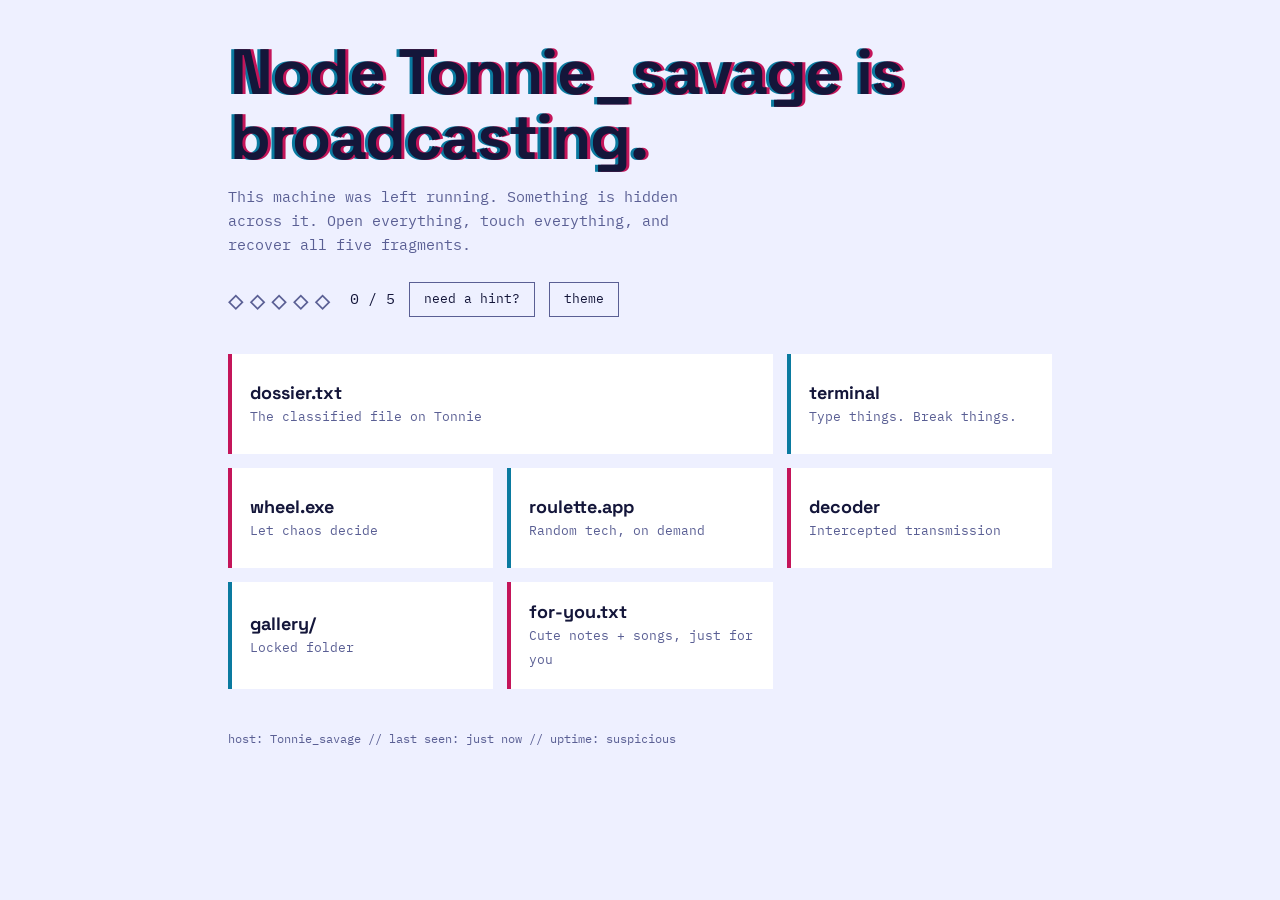
<file: index.html>
<!DOCTYPE html>
<html lang="en">
<head>
  <meta charset="UTF-8">
  <meta http-equiv="refresh" content="0; url=./signal-site/index.html">
  <title>Mystery</title>
</head>
<body>
  <p>Recovering signal...</p>
</body>
</html>
</file>
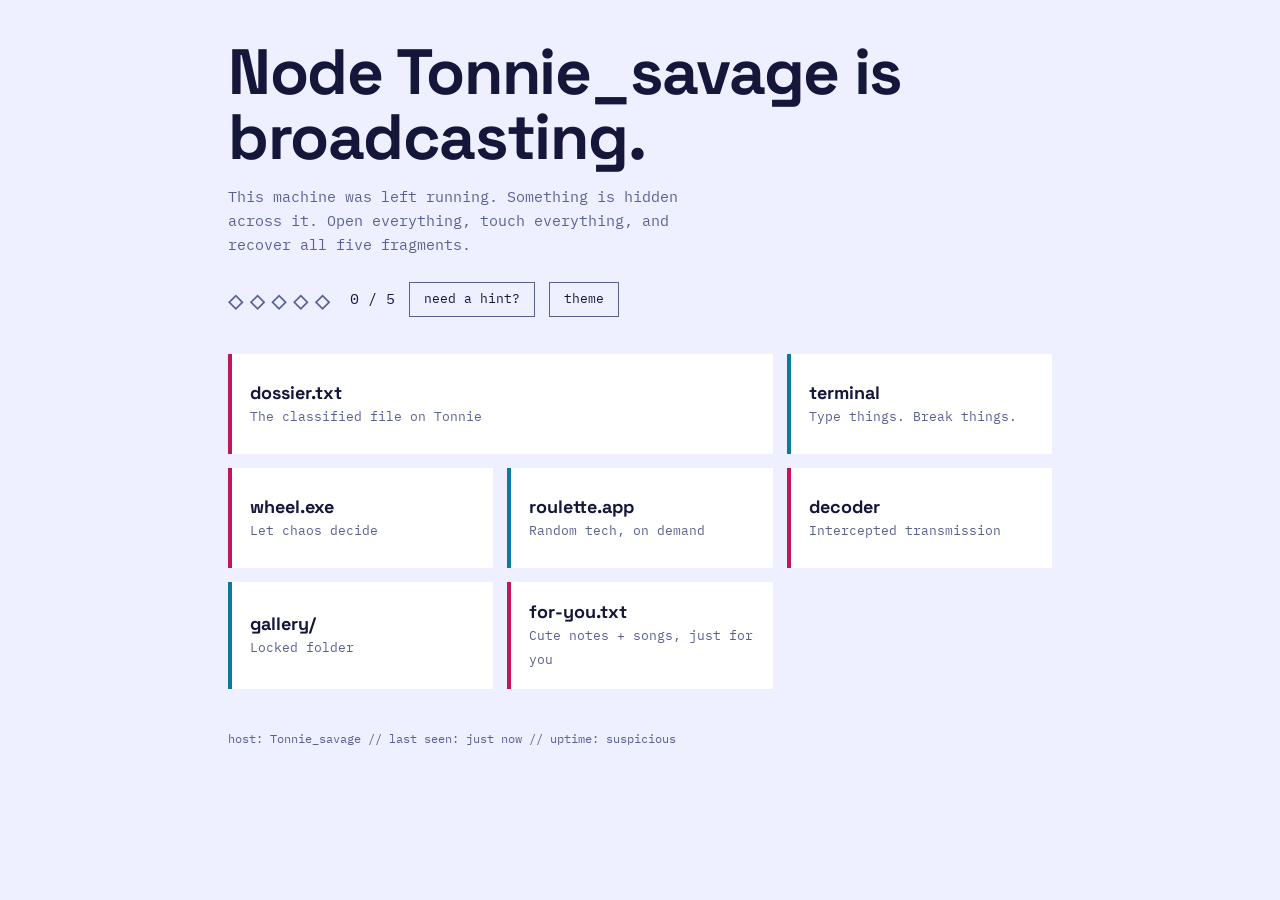
<file: signal-site/index.html>
<!DOCTYPE html>
<html lang="en">
<head>
<meta charset="utf-8">
<meta name="viewport" content="width=device-width, initial-scale=1, viewport-fit=cover">
<title>Signal Recovered</title>
<link href="https://fonts.googleapis.com/css2?family=IBM+Plex+Mono:wght@400;600&family=Space+Grotesk:wght@700&display=swap" rel="stylesheet">
<link rel="stylesheet" href="style.css">
</head>
<body>
<main>
<h1 id="ttl"></h1>
<p class="lead">This machine was left running. Something is hidden across it. Open everything, touch everything, and recover all five fragments.</p>
<div class="trk"><div id="sl" aria-label="Fragments recovered"></div><span id="cnt"></span><button class="btn" id="hint">need a hint?</button><button class="btn" id="th">theme</button></div>
<div class="grid" id="grid"></div>
<footer id="ft"></footer>
</main>
<div id="ov" hidden><div class="win" role="dialog" aria-modal="true"><div class="bar"><span id="wt"></span><button class="btn" id="x">close</button></div><div id="wb"></div></div></div>
<div id="fin" hidden></div>
<div id="toast" hidden></div>

<script src="script.js"></script>
<script src="love.js"></script>
</body>
</html>
</file>
<file: signal-site/style.css>
:root{box-sizing:border-box;padding-top:env(safe-area-inset-top,0px);padding-bottom:env(safe-area-inset-bottom,0px);
--bg:#0e1022;--pn:#171a34;--ink:#e6e6ff;--dim:#8087c0;--hot:#ff4d8d;--cy:#4de1ff}
@media (prefers-color-scheme:light){:root:not([data-theme="dark"]){--bg:#eef0ff;--pn:#fff;--ink:#14163a;--dim:#5a5f94;--hot:#c4155a;--cy:#0a7aa0}}
:root[data-theme="light"]{--bg:#eef0ff;--pn:#fff;--ink:#14163a;--dim:#5a5f94;--hot:#c4155a;--cy:#0a7aa0}
:root[data-theme="dark"]{--bg:#0e1022;--pn:#171a34;--ink:#e6e6ff;--dim:#8087c0;--hot:#ff4d8d;--cy:#4de1ff}
html{scroll-padding-top:env(safe-area-inset-top,0px)}
*,*:before,*:after{box-sizing:inherit}
body{margin:0;background:var(--bg);color:var(--ink);font:15px/1.6 "IBM Plex Mono",monospace}
main{max-width:860px;margin:0 auto;padding:40px 18px 60px}
h1{font:700 clamp(34px,8vw,64px)/1.02 "Space Grotesk",sans-serif;margin:0 0 14px;letter-spacing:-.02em}
h3{font:700 16px "Space Grotesk",sans-serif;margin:22px 0 6px;color:var(--cy)}
p{margin:0 0 10px}
.lead{max-width:56ch;color:var(--dim)}
.trk{display:flex;align-items:center;gap:14px;margin:22px 0 34px;flex-wrap:wrap}
#sl span{font-size:26px;color:var(--dim);margin-right:6px}#sl span.on{color:var(--hot)}
.btn{background:transparent;color:var(--ink);border:1px solid var(--dim);font:inherit;font-size:13px;padding:6px 14px;cursor:pointer}
.btn:hover,.btn:focus-visible{background:var(--ink);color:var(--bg);outline:0}
.grid{display:grid;grid-template-columns:repeat(auto-fit,minmax(210px,1fr));gap:14px}
.tile{background:var(--pn);border:0;border-left:4px solid var(--hot);color:inherit;text-align:left;padding:18px;font:inherit;cursor:pointer;min-height:100px;display:block;width:100%}
.tile:nth-child(even){border-left-color:var(--cy)}
.tile:hover,.tile:focus-visible{outline:2px solid var(--ink);outline-offset:2px}
.tile b{display:block;font:700 18px "Space Grotesk",sans-serif}.tile small{color:var(--dim)}
@media(min-width:640px){.tile:first-child{grid-column:span 2}}
footer{margin-top:40px;color:var(--dim);font-size:12px}
#ov,#fin{position:fixed;inset:0;background:rgba(5,6,16,.82);display:flex;align-items:center;justify-content:center;padding:calc(12px + env(safe-area-inset-top,0px)) 12px calc(12px + env(safe-area-inset-bottom,0px));z-index:5}
[hidden]{display:none!important}
.win{background:var(--pn);width:min(640px,100%);max-height:100%;overflow:auto;border:1px solid var(--dim)}
.bar{display:flex;justify-content:space-between;align-items:center;padding:8px 14px;border-bottom:1px solid var(--dim);position:sticky;top:0;background:var(--pn);font-weight:600}
#wb{padding:16px}
.stamp{border:2px solid var(--hot);color:var(--hot);background:transparent;font:inherit;font-weight:600;padding:2px 10px;transform:rotate(-3deg);cursor:pointer;margin-bottom:12px}
.m{display:grid;grid-template-columns:130px 1fr 44px;gap:8px;align-items:center;font-size:13px;margin:3px 0}
.m i{height:8px;border:1px solid var(--dim);background:linear-gradient(90deg,var(--hot) var(--w),transparent var(--w))}
.m em{font-style:normal;text-align:right}
ul{margin:0;padding-left:18px}li{margin:3px 0}
.tl{display:flex;gap:8px;margin-top:8px;color:var(--cy)}
input{flex:1;min-width:0;background:transparent;border:0;border-bottom:1px solid var(--dim);color:var(--ink);font:inherit;padding:4px 0;outline:0}
input:focus{border-bottom-color:var(--cy)}
.l{white-space:pre-wrap;margin:0 0 4px}
canvas{display:block;max-width:100%;margin:0 auto 10px}
.ph{display:inline-block;width:30%;min-width:100px;height:90px;border:1px dashed var(--dim);margin:0 6px 6px 0;text-align:center;line-height:90px;color:var(--dim);font-size:12px}
.cipher{font:700 22px "Space Grotesk",sans-serif;letter-spacing:.12em;color:var(--hot);margin:12px 0}
#toast{position:fixed;left:50%;bottom:calc(20px + env(safe-area-inset-bottom,0px));transform:translateX(-50%);background:var(--hot);color:#fff;padding:8px 16px;z-index:9;max-width:90vw;font-weight:600}
#fin{flex-direction:column;text-align:center;background:var(--bg);z-index:8}
@media (prefers-reduced-motion:no-preference){h1{animation:gl 1.4s steps(1) 1}@keyframes gl{0%,30%{text-shadow:3px 0 var(--hot),-3px 0 var(--cy);transform:translateX(2px)}15%{text-shadow:-4px 0 var(--hot),4px 0 var(--cy)}31%,100%{text-shadow:none;transform:none}}}
</file>
